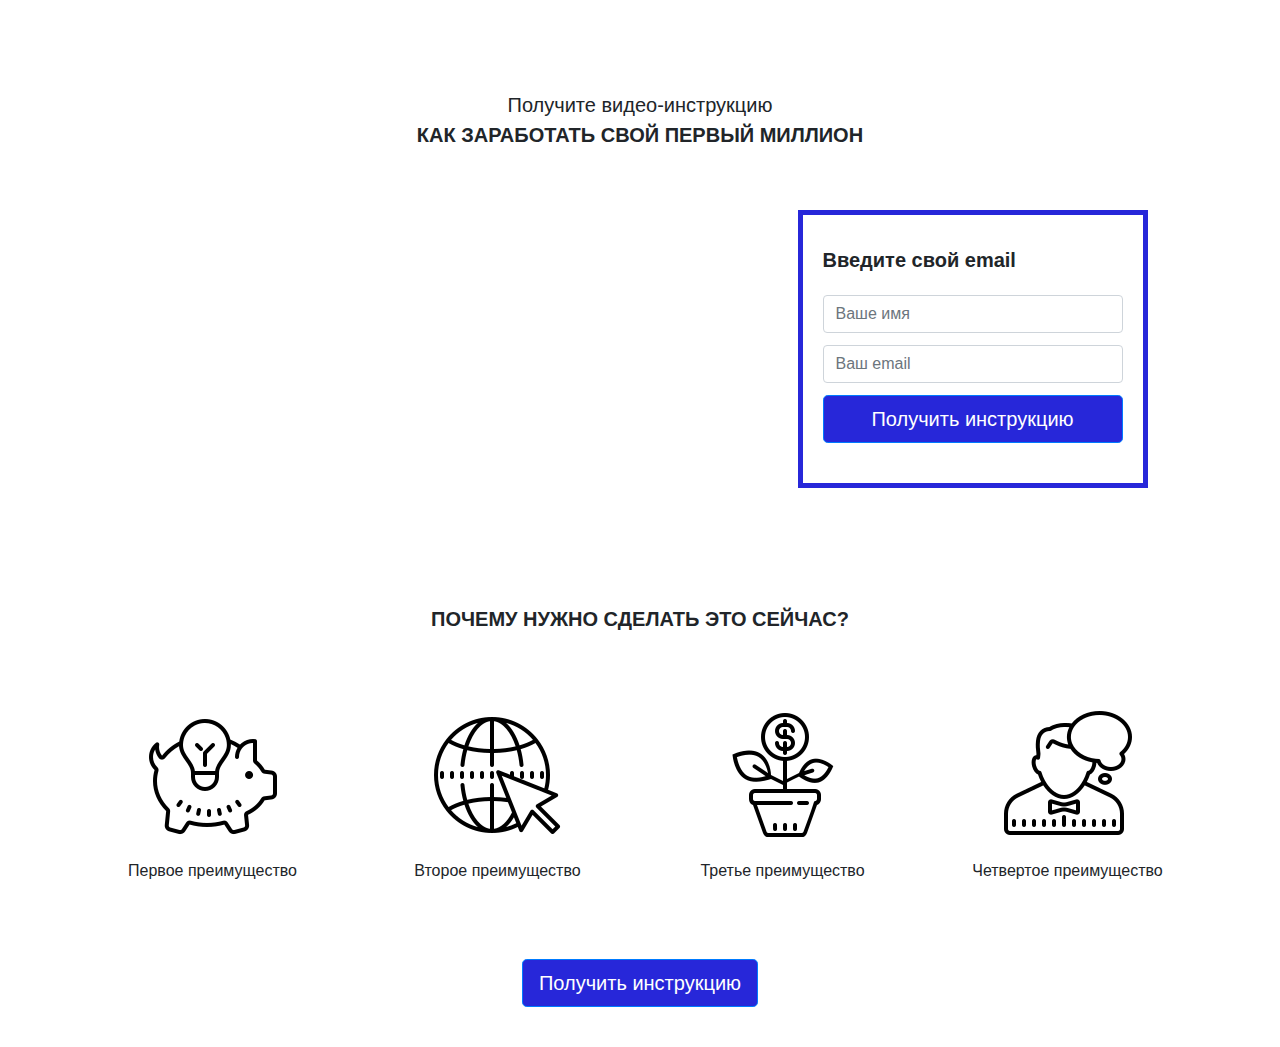
<file: lesson_12_glo/index.html>
<!DOCTYPE html>
    <html lang="en">
    <head>
        <meta charset="UTF-8">
        <meta name="viewport" content="width=device-width, initial-scale=1.0">
        <link rel="stylesheet" type="text/css" href="css/bootstrap.css"/>
        <link rel="stylesheet" type="text/css" href="css/style.css"> 
        <title>Document</title>
    </head>
    <body>
       <div class="section">
           <div class="container">
               <!-- Первый raw строка под заголовок -->
               <div class="row">
                   <div class="col-lg-6 offset-lg-3">
                      <h1 class="header text-center">
                          <span>Получите видео-инструкцию</span>
                          <strong class="text-uppercase">  Как заработать свой первый миллион</strong>
                      </h1>      
                   </div>
               </div>
               <!-- Второй raw строка под видео и форму -->
               <div class="row">
                    <div class="col-lg-6  offset-lg-1 col-md-8 col-md-offset-2 mx-auto"> 
                        <div class="video">
                            <iframe width="100%" height="300" src="https://www.youtube.com/embed/ayVLjyWqMCs" frameborder="0" allow="accelerometer; autoplay; encrypted-media; gyroscope; picture-in-picture" allowfullscreen></iframe>
                        </div>
                    </div>
                    <div class="col-lg-4 col-lg-offset-0 col-md-8 col-md-offset-2 mx-auto">
                        <div class="form">
                            <p class="form-header" text-center>Введите свой email</p>
                            <form action="#">
                                <input class="form-control input-lg" type="text" placeholder="Ваше имя">
                                <input class="form-control input-lg" type="text" placeholder="Ваш email">
                                <button type="button" class="btn btn-primary btn-lg btn-block form-btn">Получить инструкцию</button>
                            </form>
                        </div>
                    </div>
                    
                </div>        
           </div>
       </div> 
       <div class="container">
            <div class="section">
                <!-- row под заголовок секции -->
                <div class="row">
                    <div class="col-lg-12 col-sm-12 col-xs-12">
                        <h2 class="section-header text-uppercase text-center">Почему нужно сделать это сейчас?</h2>
                    </div>
                </div>
                <!-- блок с преимуществами -->
                <div class="feature text-center">
                    <div class="row">
                        <div class="col-lg-3 col-md-6">
                            <div class="feature-box">
                                <img src="img/01.png" alt="1 преимущество">
                                <p>Первое преимущество</p>
                            </div>
                         </div>
                        <div class="col-lg-3 col-md-6">
                            <div class="feature-box">
                                <img src="img/02.png" alt="1 преимущество">
                                <p>Второе преимущество</p>
                            </div>
                        </div>
                        <div class="col-lg-3 col-md-6">
                            <div class="feature-box">
                                <img src="img/03.png" alt="1 преимущество">
                                <p>Третье преимущество</p>
                            </div>
                        </div>
                        <div class="col-lg-3 col-md-6">
                            <div class="feature-box">
                                <img src="img/04.png" alt="1 преимущество">
                                <p>Четвертое преимущество</p>
                            </div>
                        </div> 

                    </div>
                </div>
                <!-- Кнопка получить инструкцию -->
                <button type="button" class="btn btn-primary btn-lg form-btn d-block mx-auto">Получить инструкцию</button>
            </div>  
        </div>                    
    </body>
    </html>
</file>
<file: lesson_12_glo/css/style.css>
.header {
    font-size: 20px;
    line-height: 1.5;
    margin: 60px auto;
}
.header span {
    display: block;
}
.section {
    padding: 30px 0;
}
.form {
    border: 5px solid #2727d9;
    padding: 30px 20px;
    
}
.form input {
    margin-bottom: 12px;
}
.form-header, .section-header {
    margin-bottom: 20px;
    font-size: 20px;
    font-weight: 900;
}
.form-btn {
    background-color:#2727d9 ;
    margin: 10px auto;
}
.feature {
    margin: 60px auto;
}

.feature p {
margin-top: 20px;
}
.video {
    margin-bottom: 30px;
}
</file>
